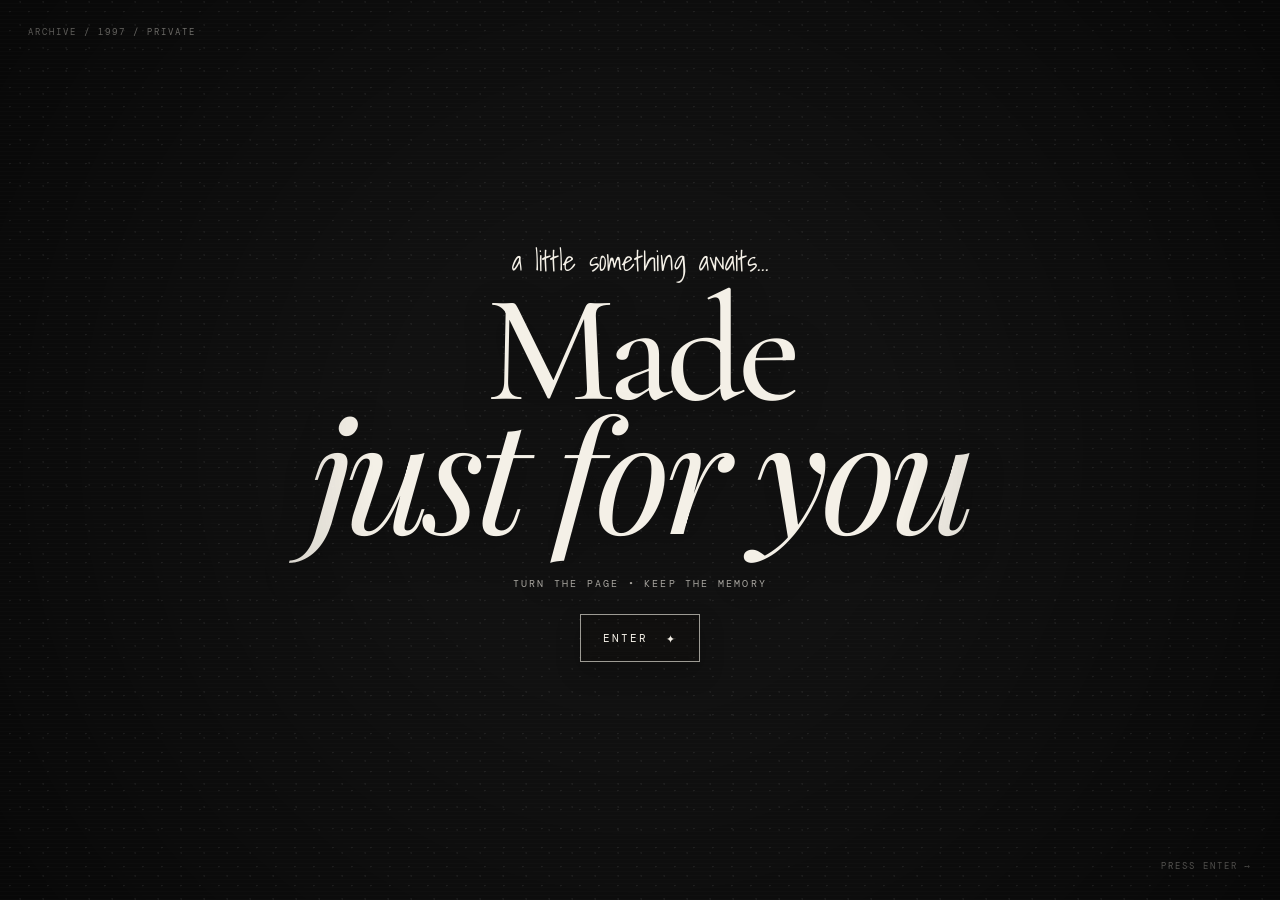
<file: index.html>
<!DOCTYPE html>
<html lang="en">
<head>
  <meta charset="UTF-8">
  <meta name="viewport" content="width=device-width, initial-scale=1.0">
  <title>A Little Something ✦</title>

  <link rel="preconnect" href="https://fonts.googleapis.com">
  <link rel="preconnect" href="https://fonts.gstatic.com" crossorigin>

  <link href="https://fonts.googleapis.com/css2?family=DM+Mono:wght@400;500&family=Playfair+Display:ital,wght@0,400;0,500;0,600;1,400;1,500&family=Cormorant+Garamond:ital,wght@0,400;0,500;0,600;1,400;1,500&family=Shadows+Into+Light&display=swap" rel="stylesheet">

  <link rel="stylesheet" href="style.css">
</head>

<body class="page page-one">

  <!-- PUT YOUR PAGE 1 BACKGROUND IMAGE URL HERE IN style.css -->

  <div class="bg-layer"></div>
  <div class="grain"></div>
  <div class="scanlines"></div>
  <div class="vignette"></div>

  <main class="landing">

    <div class="tiny-top">
      ARCHIVE / 1997 / PRIVATE
    </div>

    <section class="landing-copy">

      <div class="eyebrow">
        a little something awaits...
      </div>

      <h1>
        Made<br>
        <span>just for you</span>
      </h1>

      <p class="micro-copy">
        turn the page • keep the memory
      </p>

      <a class="retro-button" href="password.html">
        <span>ENTER</span>
        <i>✦</i>
      </a>

    </section>

    <div class="corner-note">
      press enter →
    </div>

  </main>

  <script src="script.js"></script>

</body>
</html>
</file>
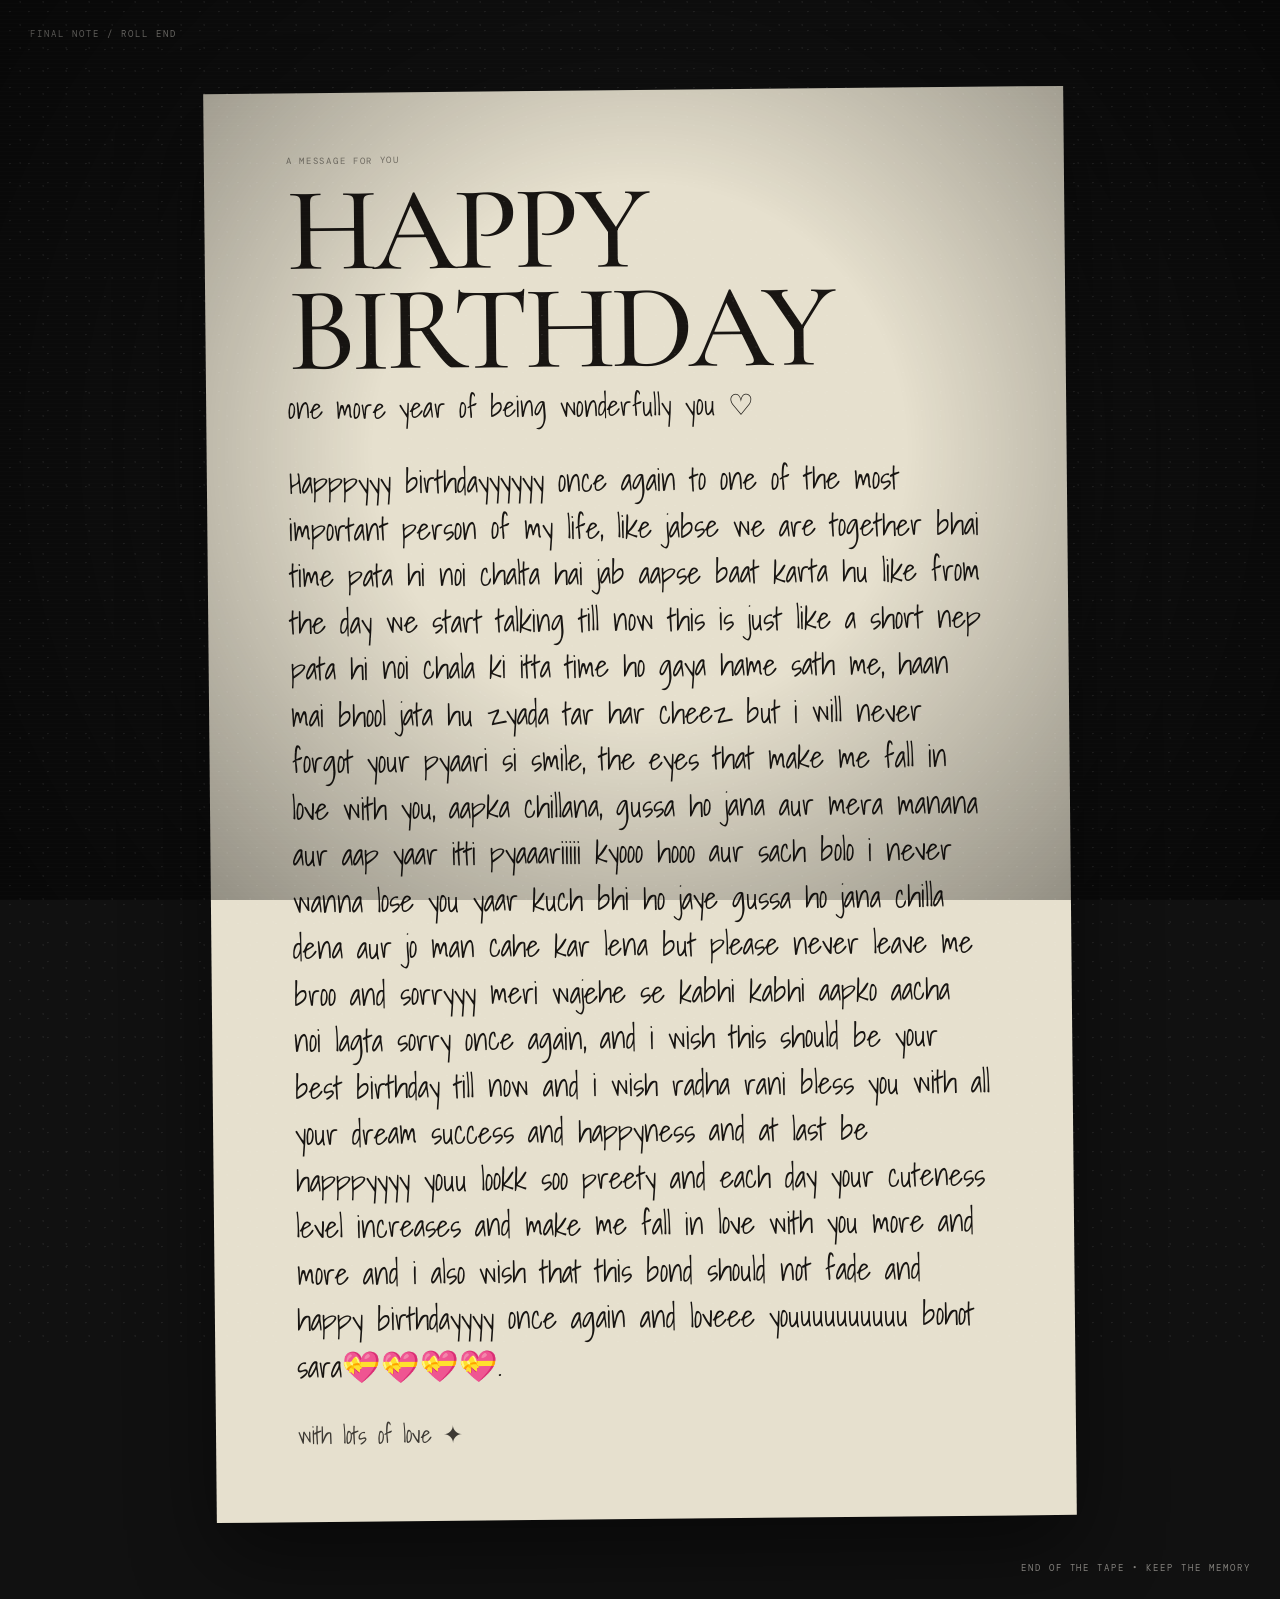
<file: page4.html>
<!DOCTYPE html>
<html lang="en">

<head>

  <meta charset="UTF-8">
  <meta name="viewport" content="width=device-width, initial-scale=1.0">

  <title>For You ✦</title>

  <link rel="preconnect" href="https://fonts.googleapis.com">
  <link rel="preconnect" href="https://fonts.gstatic.com" crossorigin">

  <link href="https://fonts.googleapis.com/css2?family=DM+Mono:wght@400;500&family=Playfair+Display:ital,wght@0,400;0,500;0,600;1,400;1,500&family=Cormorant+Garamond:ital,wght@0,400;0,500;0,600;1,400;1,500&family=Shadows+Into+Light&display=swap" rel="stylesheet">

  <link rel="stylesheet" href="style.css">

</head>


<body class="page page-four">

  <!-- PUT YOUR PAGE 4 BACKGROUND IMAGE URL HERE IN style.css -->

  <div class="bg-layer"></div>
  <div class="grain"></div>
  <div class="scanlines"></div>
  <div class="vignette"></div>


  <main class="final-scene">

    <div class="final-topline">
      FINAL NOTE / ROLL END
    </div>


    <section class="final-card">

      <div class="final-label">
        A MESSAGE FOR YOU
      </div>


      <h1>
        HAPPY BIRTHDAY
      </h1>


      <div class="final-script">
        one more year of being wonderfully you ♡
      </div>

      <!-- WRITE YOUR FINAL MESSAGE HERE -->

      <div class="final-content">

        <p>
         Happpyyy birthdayyyyyy once again to one of the most important person of my life, like jabse we are together bhai time pata hi noi chalta hai jab aapse baat karta hu like from the day we start talking till now this is just like a short nep pata hi noi chala ki itta time ho gaya hame sath me, haan mai bhool jata hu zyada tar har cheez but i will never forgot your pyaari si smile, the eyes that make me fall in love with you, aapka chillana, gussa ho jana aur mera manana aur aap yaar itti pyaaariiiii kyooo hooo aur sach bolo i never wanna lose you yaar kuch bhi ho jaye gussa ho jana chilla dena aur jo man cahe kar lena but please never leave me broo and sorryyy meri wajehe se kabhi kabhi aapko aacha noi lagta sorry once again, and i wish this should be your best birthday till now and i wish radha rani bless you with all your dream success and happyness and at last be happpyyyy youu lookk soo preety and each day your cuteness level increases and make me fall in love with you more and more and i also wish that this bond should not fade and happy birthdayyyy once again and loveee youuuuuuuuuu bohot sara💝💝💝💝.   

        

      </div>


      <div class="final-scribble">
        with lots of love ✦
      </div>

    </section>


    <div class="final-footer">
      END OF THE TAPE • KEEP THE MEMORY
    </div>

  </main>


  <script src="script.js"></script>

</body>
</html>
</file>
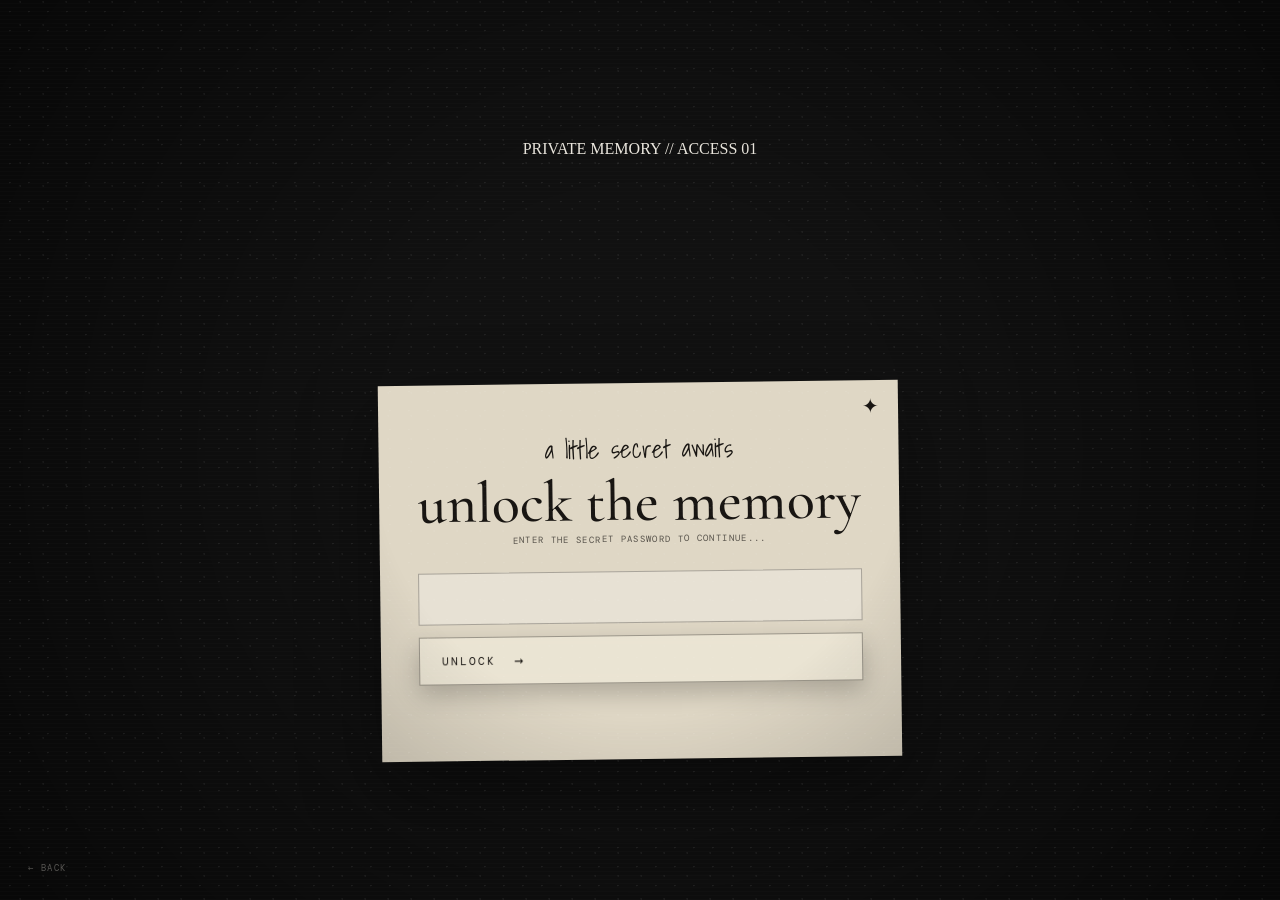
<file: password.html>
<!DOCTYPE html>
<html lang="en">
<head>
  <meta charset="UTF-8">
  <meta name="viewport" content="width=device-width, initial-scale=1.0">

  <title>Private Entry ✦</title>

  <link rel="preconnect" href="https://fonts.googleapis.com">
  <link rel="preconnect" href="https://fonts.gstatic.com" crossorigin>

  <link href="https://fonts.googleapis.com/css2?family=DM+Mono:wght@400;500&family=Playfair+Display:ital,wght@0,400;0,500;0,600;1,400;1,500&family=Cormorant+Garamond:ital,wght@0,400;0,500;0,600;1,400;1,500&family=Shadows+Into+Light&display=swap" rel="stylesheet">

  <link rel="stylesheet" href="style.css">
</head>

<body class="page page-password">

  <!-- PUT YOUR PASSWORD PAGE BACKGROUND IMAGE URL HERE IN style.css -->

  <div class="bg-layer"></div>
  <div class="grain"></div>
  <div class="scanlines"></div>
  <div class="vignette"></div>

  <main class="password-wrap">

    <div class="mini-label">
      PRIVATE MEMORY // ACCESS 01
    </div>

    <div class="password-card">

      <span class="card-star">✦</span>

      <div class="password-script">
        a little secret awaits
      </div>

      <h1>
        unlock the memory
      </h1>

      <p>
        enter the secret password to continue...
      </p>

      <form id="passwordForm">

        <input
          id="passwordInput"
          type="password"
          inputmode="numeric"
          maxlength="12"
          aria-label="Password"
        >

        <button class="retro-button small" type="submit">
          <span>UNLOCK</span>
          <i>→</i>
        </button>

      </form>

      <div
        id="passwordMessage"
        class="password-message"
      ></div>

    </div>

    <a class="tiny-back" href="index.html">
      ← back
    </a>

  </main>

  <script src="script.js"></script>

</body>
</html>
</file>
<file: style.css>
/* =========================================
   90s GEN-Z BIRTHDAY WEBSITE
========================================= */

:root {
  --ink: #181512;
  --paper: rgba(244, 238, 222, 0.96);
  --paper-soft: rgba(236, 228, 209, 0.94);
  --white: #f4f0e7;
  --shadow: rgba(0, 0, 0, 0.42);

  --hand: "Shadows Into Light", cursive;
  --serif: "Cormorant Garamond", Georgia, serif;
  --display: "Playfair Display", Georgia, serif;
  --mono: "DM Mono", monospace;
}


/* =========================================
   RESET
========================================= */

* {
  box-sizing: border-box;
}

html {
  scroll-behavior: smooth;
}

body {
  margin: 0;
  min-height: 100vh;
  overflow-x: hidden;
  background: #111;
  color: var(--white);
}

body.page {
  position: relative;
  isolation: isolate;
}

body.page::before {
  content: "";
  position: fixed;
  inset: 0;
  z-index: -5;
  background: #111;
}


/* =========================================
   AESTHETIC BACKGROUNDS
========================================= */

.bg-layer {
  position: fixed;
  inset: 0;
  z-index: -4;

  background-position: center;
  background-size: cover;
  background-repeat: no-repeat;

  transform: scale(1.03);

  filter:
    saturate(0.72)
    contrast(1.03)
    brightness(0.66);
}


/*
=============================================
ADD YOUR BACKGROUND IMAGE URLS HERE
=============================================
*/


.page-one .bg-layer {
 background-image: url(https://i.pinimg.com/736x/fa/43/14/fa4314a2370e45edb2f02fed2b3ad45c.jpg);
}


.page-password .bg-layer {
  background-image: url(https://www.creativefabrica.com/wp-content/uploads/2022/05/17/pastel-aesthetic-background-Graphics-30684243-1.jpg);
}


.page-two .bg-layer {
  background-image: url(https://i.pinimg.com/originals/cd/1d/74/cd1d745bb6db88372ecebcf4ae22c029.png);
}


.page-three .bg-layer {
  background-image: url(https://static.vecteezy.com/system/resources/previews/016/291/292/original/aesthetic-background-frame-with-pastel-color-blob-and-leaves-abstract-template-vector.jpg);
}


.page-four .bg-layer {
  background-image: url(https://wallpapercave.com/wp/wp8909426.jpg);
}


/* =========================================
   FILM GRAIN
========================================= */

.grain {
  position: fixed;
  inset: -50%;
  z-index: 10;
  pointer-events: none;

  opacity: 0.09;

  background-image:
    radial-gradient(
      circle at 20% 30%,
      rgba(255,255,255,.8) 0 .7px,
      transparent .9px
    ),
    radial-gradient(
      circle at 70% 65%,
      rgba(255,255,255,.6) 0 .7px,
      transparent .9px
    );

  background-size:
    19px 19px,
    23px 23px;

  animation: grainShift .14s steps(2) infinite;
}


/* =========================================
   VHS SCANLINES
========================================= */

.scanlines {
  position: fixed;
  inset: 0;
  z-index: 9;
  pointer-events: none;

  opacity: .08;

  background:
    repeating-linear-gradient(
      to bottom,
      transparent 0px,
      transparent 3px,
      rgba(255,255,255,.28) 4px
    );
}


/* =========================================
   DARK VIGNETTE
========================================= */

.vignette {
  position: fixed;
  inset: 0;
  z-index: 8;
  pointer-events: none;

  background:
    radial-gradient(
      circle at center,
      transparent 34%,
      rgba(0,0,0,.52) 100%
    );
}


/* =========================================
   PAGE FADE
========================================= */

.page {
  opacity: 0;
  transition: opacity .7s ease;
}

.page.is-loaded {
  opacity: 1;
}


/* =========================================
   LINKS
========================================= */

a {
  color: inherit;
  text-decoration: none;
}

button,
input {
  font: inherit;
}


/* =========================================
   RETRO BUTTON
========================================= */

.retro-button {
  display: inline-flex;
  align-items: center;
  gap: 18px;

  padding: 13px 22px;

  border: 1px solid rgba(244,240,231,.62);

  background: rgba(15,13,11,.34);

  color: var(--white);

  text-transform: uppercase;
  letter-spacing: .18em;

  font-family: var(--mono);
  font-size: 11px;

  backdrop-filter: blur(6px);

  box-shadow:
    0 10px 24px rgba(0,0,0,.22);

  transition:
    transform .3s ease,
    background .3s ease,
    letter-spacing .3s ease;
}

.retro-button i {
  font-style: normal;
  font-size: 15px;
}

.retro-button:hover {
  transform: translateY(-4px);

  background:
    rgba(15,13,11,.5);

  letter-spacing: .24em;
}

.retro-button.small {
  border-color:
    rgba(24,21,18,.38);

  color:
    var(--ink);

  background:
    rgba(244,238,222,.54);
}


/* =========================================
   PAGE 1
========================================= */

.landing {
  min-height: 100vh;

  display: grid;
  place-items: center;

  padding: 48px 22px;

  position: relative;
}

.tiny-top {
  position: absolute;

  top: 26px;
  left: 28px;

  font-family: var(--mono);

  text-transform: uppercase;

  font-size: 9px;

  letter-spacing: .22em;

  opacity: .68;
}

.corner-note {
  position: absolute;

  right: 28px;
  bottom: 28px;

  font-family: var(--mono);

  text-transform: uppercase;

  font-size: 9px;

  letter-spacing: .22em;

  opacity: .55;
}

.landing-copy {
  width: min(760px,94vw);

  text-align: center;
}

.eyebrow {
  font-family: var(--hand);

  font-size:
    clamp(19px,2.2vw,28px);

  margin-bottom: 8px;
}

.landing h1 {
  margin: 0;

  font-family: var(--serif);

  font-size:
    clamp(64px,12vw,160px);

  line-height: .78;

  font-weight: 500;

  letter-spacing: -.045em;

  text-shadow:
    0 12px 36px rgba(0,0,0,.35);
}

.landing h1 span {
  font-family: var(--display);

  font-style: italic;

  font-weight: 400;
}

.micro-copy {
  margin: 32px 0 24px;

  font-family: var(--mono);

  font-size: 10px;

  letter-spacing: .22em;

  text-transform: uppercase;

  opacity: .66;
}


/* =========================================
   PASSWORD PAGE
========================================= */

.password-wrap {
  min-height: 100vh;

  display: grid;
  place-items: center;

  padding: 28px;

  position: relative;
}

.password-card {
  width: min(520px,92vw);

  padding: 46px 38px 42px;

  position: relative;

  text-align: center;

  color: var(--ink);

  background:
    var(--paper-soft);

  box-shadow:
    0 28px 80px var(--shadow);

  transform:
    rotate(-.7deg);
}

.card-star {
  position: absolute;

  top: 14px;
  right: 19px;

  font-size: 20px;
}

.password-script {
  font-family:
    var(--hand);

  font-size: 25px;
}

.password-card h1 {
  margin: 5px 0 4px;

  font-family:
    var(--serif);

  font-size:
    clamp(37px,7vw,58px);

  font-weight: 500;

  line-height: .95;
}

.password-card p {
  margin: 0 0 26px;

  font-family:
    var(--mono);

  font-size: 9px;

  text-transform: uppercase;

  letter-spacing: .15em;

  opacity: .68;
}

#passwordForm {
  display: grid;
  gap: 12px;
}

#passwordInput {
  width: 100%;

  padding:
    15px 14px;

  border:
    1px solid rgba(24,21,18,.3);

  outline: none;

  background:
    rgba(255,255,255,.27);

  color:
    var(--ink);

  text-align:
    center;

  letter-spacing:
    .45em;

  font-size:
    17px;
}

#passwordInput:focus {
  border-color:
    rgba(24,21,18,.72);

  box-shadow:
    inset 0 0 0 1px
    rgba(24,21,18,.15);
}

.password-message {
  min-height: 18px;

  margin-top:
    16px;

  font-family:
    var(--hand);

  font-size:
    18px;
}

.password-message.error {
  color: #563c31;
}

.tiny-back {
  position: absolute;

  bottom: 26px;
  left: 28px;

  font-family:
    var(--mono);

  text-transform:
    uppercase;

  letter-spacing:
    .15em;

  font-size:
    9px;

  opacity:
    .63;
}

.shake {
  animation:
    shake .42s ease;
}


/* =========================================
   PAGE 2
========================================= */

.birthday-collage {
  min-height: 100vh;

  position: relative;

  padding:
    84px 7vw 100px;

  display:
    grid;

  place-items:
    center;
}

.archive-stamp,
.date-label {
  position: absolute;

  z-index: 3;

  font-family:
    var(--mono);

  text-transform:
    uppercase;

  font-size:
    9px;

  letter-spacing:
    .22em;

  opacity:
    .62;
}

.archive-stamp {
  top: 28px;
  left: 30px;

  border:
    1px solid rgba(244,240,231,.48);

  padding:
    7px 9px;
}

.date-label {
  top: 30px;
  right: 30px;
}

.photo-frame {
  position:
    absolute;

  width:
    min(23vw,250px);

  padding:
    10px 10px 24px;

  background:
    #eee8da;

  color:
    var(--ink);

  box-shadow:
    0 20px 45px rgba(0,0,0,.4);

  transition:
    transform .3s ease;

  z-index:
    2;
}

.photo-frame img {
  width: 100%;

  aspect-ratio:
    4 / 5;

  object-fit:
    cover;

  display:
    block;
}

.photo-frame figcaption {
  margin-top:
    7px;

  font-family:
    var(--hand);

  font-size:
    16px;
}

.photo-1 {
  left: 7vw;
  top: 17vh;

  transform:
    rotate(-6deg);
}

.photo-2 {
  left: 7vw;
  bottom: 13vh;

  transform:
    rotate(4deg);
}

.photo-3 {
  right: 7vw;
  top: 17vh;

  transform:
    rotate(5deg);
}

.photo-4 {
  right: 7vw;
  bottom: 13vh;

  transform:
    rotate(-4deg);
}

.birthday-center {
  width:
    min(670px,70vw);

  text-align:
    center;

  z-index:
    1;
}

.center-top,
.center-bottom {
  font-family:
    var(--mono);

  text-transform:
    uppercase;

  letter-spacing:
    .18em;

  font-size:
    9px;

  opacity:
    .68;
}

.birthday-center h1 {
  margin:
    12px 0 11px;

  line-height:
    .7;

  transform:
    rotate(-2deg);
}

.birthday-center h1 span {
  display:
    block;

  font-family:
    var(--serif);

  font-size:
    clamp(50px,9vw,118px);

  font-weight:
    500;
}

.birthday-center h1 strong {
  display:
    block;

  margin-top:
    6px;

  font-family:
    var(--display);

  font-style:
    italic;

  font-size:
    clamp(56px,11vw,145px);

  font-weight:
    500;

  letter-spacing:
    -.05em;
}

.page-next {
  position:
    absolute;

  bottom:
    30px;

  left:
    50%;

  transform:
    translateX(-50%);
}

.page-next:hover {
  transform:
    translateX(-50%)
    translateY(-4px);
}


/* =========================================
   PAGE 3
   90s HANDWRITTEN LETTER
========================================= */

.letter-scene {
  min-height:
    100vh;

  position:
    relative;

  display:
    grid;

  place-items:
    center;

  padding:
    100px 40px 120px;
}


.letter-wrap {
  width:
    min(900px, 78vw);

  position:
    relative;

  margin-left:
    180px;
}


/* =========================================
   LETTER PAPER
========================================= */

.letter-paper {
  position:
    relative;

  width:
    100%;

  min-height:
    620px;

  padding:
    86px 10% 72px;

  background:
    linear-gradient(
      rgba(246,240,221,.97),
      rgba(237,230,209,.97)
    );

  color:
    var(--ink);

  box-shadow:
    0 30px 75px
    rgba(0,0,0,.45);

  transform:
    rotate(.65deg);

  overflow:
    visible;
}


/* =========================================
   PAPER LINES
========================================= */

.letter-paper::before {
  content:
    "";

  position:
    absolute;

  inset:
    0;

  opacity:
    .2;

  pointer-events:
    none;

  background:
    repeating-linear-gradient(
      to bottom,
      transparent 0,
      transparent 31px,
      rgba(48,64,77,.18) 32px
    );
}


/* =========================================
   LETTER META
========================================= */

.letter-meta {
  position:
    relative;

  font-family:
    var(--mono);

  font-size:
    9px;

  letter-spacing:
    .2em;

  opacity:
    .52;
}


/* =========================================
   LETTER HEADING
========================================= */

.letter-paper h1 {
  position:
    relative;

  margin:
    23px 0 22px;

  font-family:
    var(--serif);

  font-style:
    italic;

  font-weight:
    500;

  font-size:
    clamp(42px,7vw,70px);

  line-height:
    .9;

  max-width:
    72%;
}


/* =========================================
   HANDWRITTEN CONTENT
========================================= */

.letter-content {
  position:
    relative;

  max-width:
    84%;

  font-family:
    var(--hand);

  font-size:
    clamp(22px,2.5vw,31px);

  line-height:
    1.45;
}

.letter-content p {
  margin:
    0 0 16px;
}


/* =========================================
   LETTER SIGNATURE
========================================= */

.letter-sign {
  position:
    relative;

  margin-top:
    26px;

  font-family:
    var(--hand);

  font-size:
    36px;
}


/* =========================================
   PAGE 3 PHOTO
   COMPLETELY LEFT OF LETTER
   NEVER OVER THE TEXT
========================================= */

.letter-photo {
  position:
    absolute;

  /*
     Width of the vintage photo
  */
  width:
    210px;

  /*
     LEFT SIDE OF LETTER
  */
  left:
    -245px;

  /*
     ALIGNED NEAR THE TOP
  */
  top:
    15px;

  padding:
    9px 9px 24px;

  background:
    #eee8da;

  color:
    var(--ink);

  box-shadow:
    0 20px 38px
    rgba(0,0,0,.42);

  z-index:
    10;

  /*
     CLEARLY TILTED TO LEFT
  */
  transform:
    rotate(-11deg);

  transform-origin:
    center center;
}


/* =========================================
   LETTER PHOTO IMAGE
========================================= */

.letter-photo img {
  width:
    100%;

  aspect-ratio:
    4 / 5;

  object-fit:
    cover;

  display:
    block;
}


/* =========================================
   LETTER PHOTO CAPTION
========================================= */

.letter-photo figcaption {
  margin-top:
    7px;

  font-family:
    var(--hand);

  font-size:
    16px;

  white-space:
    nowrap;
}


/* =========================================
   PAPER TAPE
========================================= */

.paper-tape {
  position:
    absolute;

  width:
    110px;

  height:
    24px;

  background:
    rgba(235,220,185,.68);

  z-index:
    5;
}

.tape-a {
  right:
    4%;

  top:
    -8px;

  transform:
    rotate(6deg);
}

.tape-b {
  left:
    11%;

  bottom:
    -9px;

  transform:
    rotate(-4deg);
}


/* =========================================
   PAGE 3 NEXT BUTTON
========================================= */

.letter-next {
  bottom:
    30px;
}


/* =========================================
   PAGE 4
========================================= */

.final-scene {
  min-height:
    100vh;

  position:
    relative;

  display:
    grid;

  place-items:
    center;

  padding:
    90px 22px 80px;
}

.final-topline,
.final-footer {
  position:
    absolute;

  font-family:
    var(--mono);

  text-transform:
    uppercase;

  font-size:
    9px;

  letter-spacing:
    .22em;
}

.final-topline {
  top:
    28px;

  left:
    30px;

  opacity:
    .64;
}

.final-footer {
  bottom:
    25px;

  right:
    29px;

  opacity:
    .5;
}

.final-card {
  width:
    min(860px,92vw);

  position:
    relative;

  padding:
    62px clamp(28px,7vw,82px) 68px;

  color:
    var(--ink);

  background:
    rgba(243,236,218,.95);

  box-shadow:
    0 35px 85px
    rgba(0,0,0,.48);

  transform:
    rotate(-.55deg);
}

.final-label {
  font-family:
    var(--mono);

  letter-spacing:
    .19em;

  font-size:
    9px;

  opacity:
    .5;
}

.final-card h1 {
  margin:
    14px 0 5px;

  font-family:
    var(--serif);

  font-size:
    clamp(58px,10vw,120px);

  font-weight:
    500;

  line-height:
    .83;

  letter-spacing:
    -.04em;
}

.final-script {
  font-family:
    var(--hand);

  font-size:
    clamp(21px,2.3vw,29px);

  margin-bottom:
    28px;
}

.final-content {
  max-width:
    720px;

  font-family:
    var(--hand);

  font-size:
    clamp(22px,2.5vw,31px);

  line-height:
    1.5;
}

.final-content p {
  margin:
    0 0 17px;
}

.final-scribble {
  margin-top:
    26px;

  font-family:
    var(--hand);

  font-size:
    24px;

  opacity:
    .82;
}


/* =========================================
   ANIMATIONS
========================================= */

@keyframes grainShift {

  0% {
    transform:
      translate(0,0);
  }

  25% {
    transform:
      translate(2%,-1%);
  }

  50% {
    transform:
      translate(-1%,2%);
  }

  75% {
    transform:
      translate(1%,1%);
  }

  100% {
    transform:
      translate(-2%,-1%);
  }
}


@keyframes shake {

  0%,
  100% {
    transform:
      rotate(-.7deg)
      translateX(0);
  }

  25% {
    transform:
      rotate(-.7deg)
      translateX(-8px);
  }

  50% {
    transform:
      rotate(-.7deg)
      translateX(8px);
  }

  75% {
    transform:
      rotate(-.7deg)
      translateX(-5px);
  }
}


/* =========================================
   TABLET
========================================= */

@media (max-width: 1100px) {

  .letter-wrap {
    width:
      min(850px, 76vw);

    margin-left:
      145px;
  }

  .letter-photo {
    width:
      180px;

    left:
      -205px;
  }
}


/* =========================================
   MOBILE
========================================= */

@media (max-width: 800px) {

  /* PAGE 1 */

  .landing h1 {
    font-size:
      clamp(56px,18vw,105px);
  }


  .corner-note {
    display:
      none;
  }


  /* PASSWORD */

  .password-card {
    padding:
      36px 22px 30px;
  }


  /* PAGE 2 */

  .photo-frame {

    width:
      29vw;

    min-width:
      110px;

    padding:
      7px 7px 17px;
  }


  .photo-1 {
    left:
      4vw;

    top:
      15vh;
  }


  .photo-2 {
    left:
      4vw;

    bottom:
      17vh;
  }


  .photo-3 {
    right:
      4vw;

    top:
      15vh;
  }


  .photo-4 {
    right:
      4vw;

    bottom:
      17vh;
  }


  .birthday-center {
    width:
      60vw;
  }


  .birthday-center h1 span {
    font-size:
      clamp(34px,12vw,70px);
  }


  .birthday-center h1 strong {
    font-size:
      clamp(39px,14vw,82px);
  }


  /* =====================================
     PAGE 3 MOBILE
     PHOTO GOES ABOVE LETTER
     SO IT CAN NEVER COVER TEXT
  ===================================== */

  .letter-scene {
    padding:
      150px 20px 120px;
  }


  .letter-wrap {

    width:
      92vw;

    margin-left:
      0;

    margin-top:
      30px;
  }


  .letter-paper {

    min-height:
      650px;

    padding:
      90px 8% 65px;
  }


  .letter-paper h1 {

    max-width:
      100%;

    padding-left:
      0;
  }


  .letter-content {

    max-width:
      100%;

    font-size:
      clamp(20px,6vw,27px);
  }


  /*
    PHOTO IS NOW ABOVE THE LETTER
    AND TO THE LEFT
  */

  .letter-photo {

    width:
      145px;

    left:
      5px;

    top:
      -120px;

    transform:
      rotate(-11deg);
  }


  .letter-photo figcaption {
    font-size:
      12px;
  }


  /* PAGE 4 */

  .final-card {

    padding:
      48px 25px 55px;
  }


  .final-card h1 {

    font-size:
      clamp(45px,16vw,82px);
  }

}


/* =========================================
   VERY SMALL PHONES
========================================= */

@media (max-width: 450px) {

  .letter-scene {
    padding-top:
      140px;
  }


  .letter-photo {

    width:
      125px;

    left:
      2px;

    top:
      -105px;

    transform:
      rotate(-11deg);
  }


  .letter-paper {

    min-height:
      600px;

    padding:
      75px 7% 50px;
  }


  .letter-paper h1 {
    font-size:
      40px;
  }


  .photo-frame {
    min-width:
      95px;
  }


  .photo-frame figcaption {
    font-size:
      10px;
  }

}
</file>
